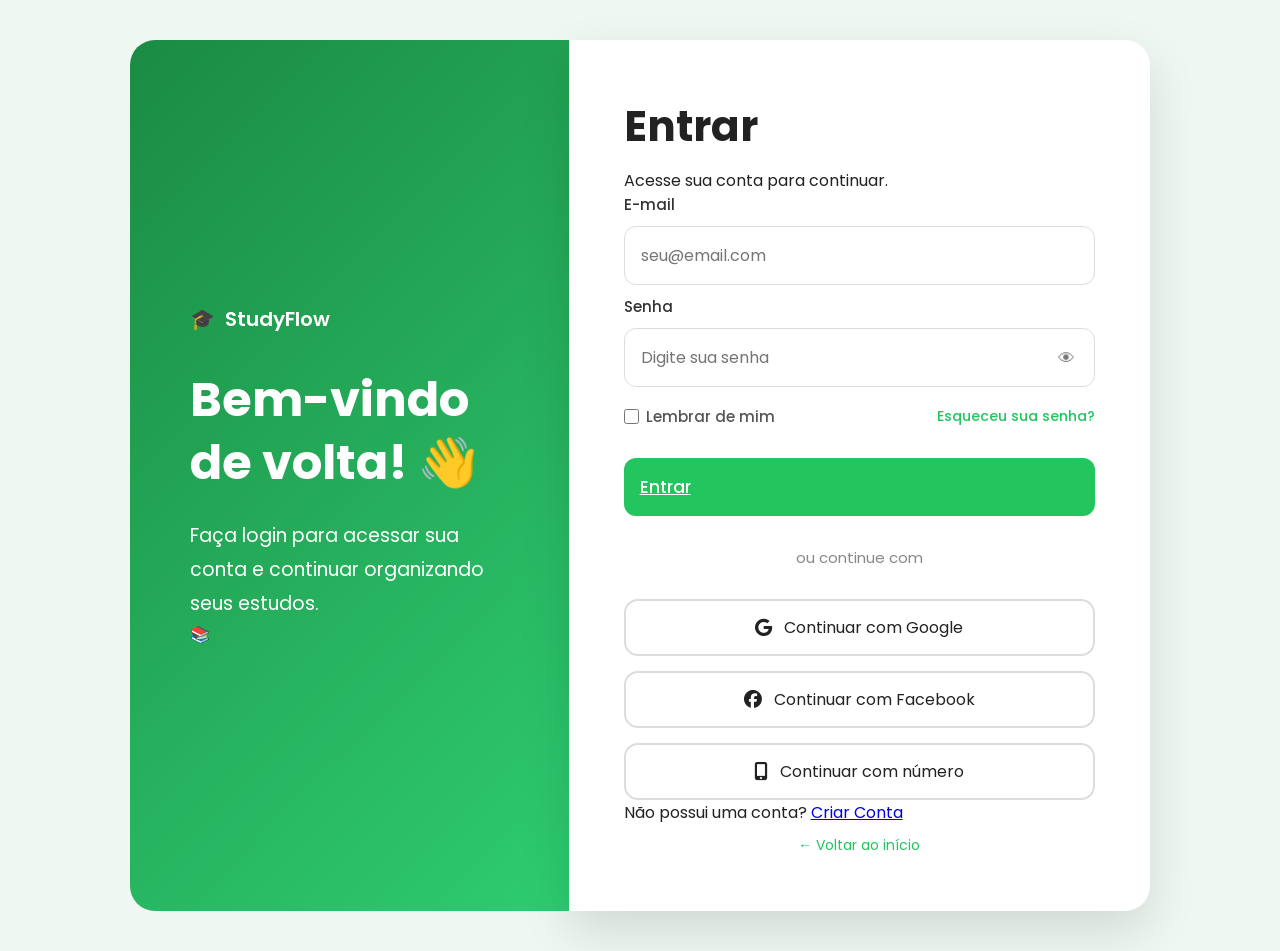
<file: index.html>
<!DOCTYPE html>
<html lang="pt-BR">

<head>
    <meta charset="UTF-8">
    <meta name="viewport" content="width=device-width, initial-scale=1.0">

    <title>Entrar | StudyFlow</title>

    <link rel="icon" type="image/png" href="favicon.png">

    <link rel="stylesheet" href="style.css">

    <link rel="preconnect" href="https://fonts.googleapis.com">
    <link href="https://fonts.googleapis.com/css2?family=Poppins:wght@300;400;500;600;700&display=swap" rel="stylesheet">

    <link rel="stylesheet"
    href="https://cdnjs.cloudflare.com/ajax/libs/font-awesome/6.5.1/css/all.min.css">
</head>

<body class="login-page">

    <div class="login-container">

        <!-- PAINEL VERDE -->

        <div class="login-left">

            <div class="logo-login">
                🎓 <span>StudyFlow</span>
            </div>

            <h1>Bem-vindo<br>de volta! 👋</h1>

            <p>
                Faça login para acessar sua conta
                e continuar organizando seus estudos.
            </p>

            <div class="login-decoration">
                📚
            </div>

        </div>


        <!-- FORMULÁRIO -->

        <div class="login-right">

            <h2>Entrar</h2>

            <p class="subtitulo">
                Acesse sua conta para continuar.
            </p>

            <form id="loginForm">

                <label for="email">E-mail</label>

                <input
                    type="email"
                    id="email"
                    placeholder="seu@email.com"
                    required
                >


                <label for="senha">Senha</label>

                <div class="senha-box">

                    <input
                        type="password"
                        id="senha"
                        placeholder="Digite sua senha"
                        required
                    >

                    <button type="button" class="mostrar-senha" onclick="mostrarSenha()">
                        👁
                    </button>

                </div>


                <div class="opcoes-login">

                    <label class="lembrar">
                        <input type="checkbox">
                        <span>Lembrar de mim</span>
                    </label>

                    <a href="#" onclick="alert('A recuperação de senha será adicionada depois!')">
                        Esqueceu sua senha?
                    </a>

                </div>


                <a href="dashboard.html" class="btn-login">
    Entrar
</a>
            </form>


            <div class="linha-ou">
                <span>ou continue com</span>
            </div>


            <!-- LOGIN SOCIAL -->

            <div class="social-login">

                <button class="btn-social" onclick="loginGoogle()">
                    <i class="fa-brands fa-google"></i>
                    <span>Continuar com Google</span>
                </button>

                <button class="btn-social" onclick="loginFacebook()">
                    <i class="fa-brands fa-facebook"></i>
                    <span>Continuar com Facebook</span>
                </button>

                <button class="btn-social" onclick="loginNumero()">
                    <i class="fa-solid fa-mobile-screen-button"></i>
                    <span>Continuar com número</span>
                </button>

            </div>


            <p class="criar-conta">
                Não possui uma conta?
                <a href="cadastro.html">Criar Conta</a>
            </p>

            <a href="index.html" class="voltar">
                ← Voltar ao início
            </a>

        </div>

    </div>


    <script src="script.js"></script>

</body>
</html>
</file>
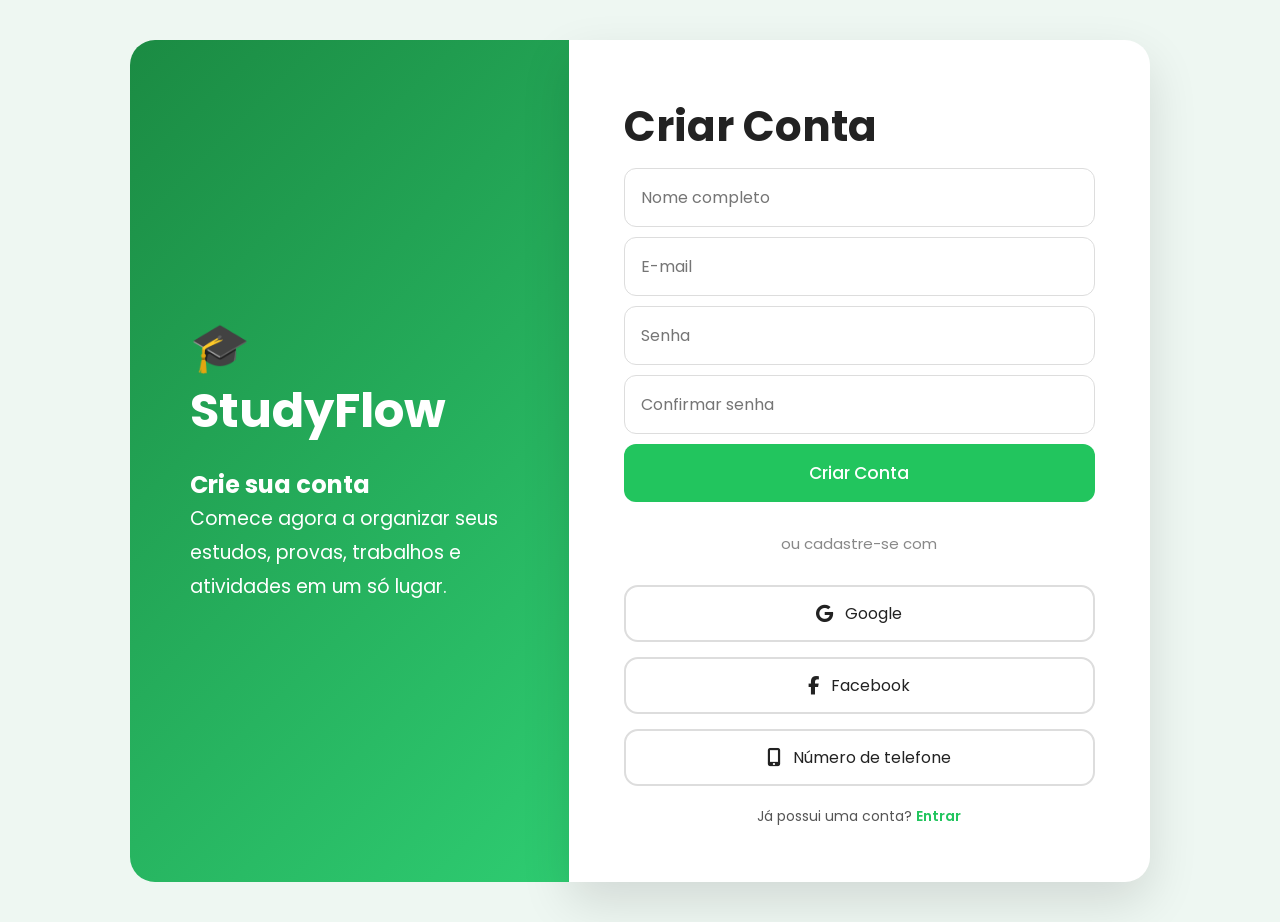
<file: cadastro.html>
<!DOCTYPE html>
<html lang="pt-BR">

<head>

<meta charset="UTF-8">
<meta name="viewport" content="width=device-width, initial-scale=1.0">

<title>Criar Conta | StudyFlow</title>

<link rel="icon" type="image/png" href="favicon.png">

<link rel="stylesheet" href="style.css">

<link rel="preconnect" href="https://fonts.googleapis.com">
<link rel="preconnect" href="https://fonts.gstatic.com" crossorigin>

<link href="https://fonts.googleapis.com/css2?family=Poppins:wght@300;400;500;600;700&display=swap" rel="stylesheet">

<link rel="stylesheet"
href="https://cdnjs.cloudflare.com/ajax/libs/font-awesome/6.5.1/css/all.min.css">

</head>

<body class="login-page">

<div class="login-container">

<div class="login-left">

<h1>🎓 StudyFlow</h1>

<h2>Crie sua conta</h2>

<p>

Comece agora a organizar seus estudos, provas,
trabalhos e atividades em um só lugar.

</p>

</div>

<div class="login-right">

<h2>Criar Conta</h2>

<form action="dashboard.html">

<input type="text" placeholder="Nome completo" required>

<input type="email" placeholder="E-mail" required>

<input type="password" placeholder="Senha" required>

<input type="password" placeholder="Confirmar senha" required>

<button type="submit" class="btn-login">

Criar Conta

</button>

</form>

<div class="linha-ou">

<span>ou cadastre-se com</span>

</div>

<div class="social-login">

<button class="btn-social">

<i class="fab fa-google"></i>

Google

</button>

<button class="btn-social">

<i class="fab fa-facebook-f"></i>

Facebook

</button>

<button class="btn-social">

<i class="fas fa-mobile-alt"></i>

Número de telefone

</button>

</div>

<p class="criar">

Já possui uma conta?

<a href="login.html">

Entrar

</a>

</p>

</div>

</div>

</body>

</html>
</file>
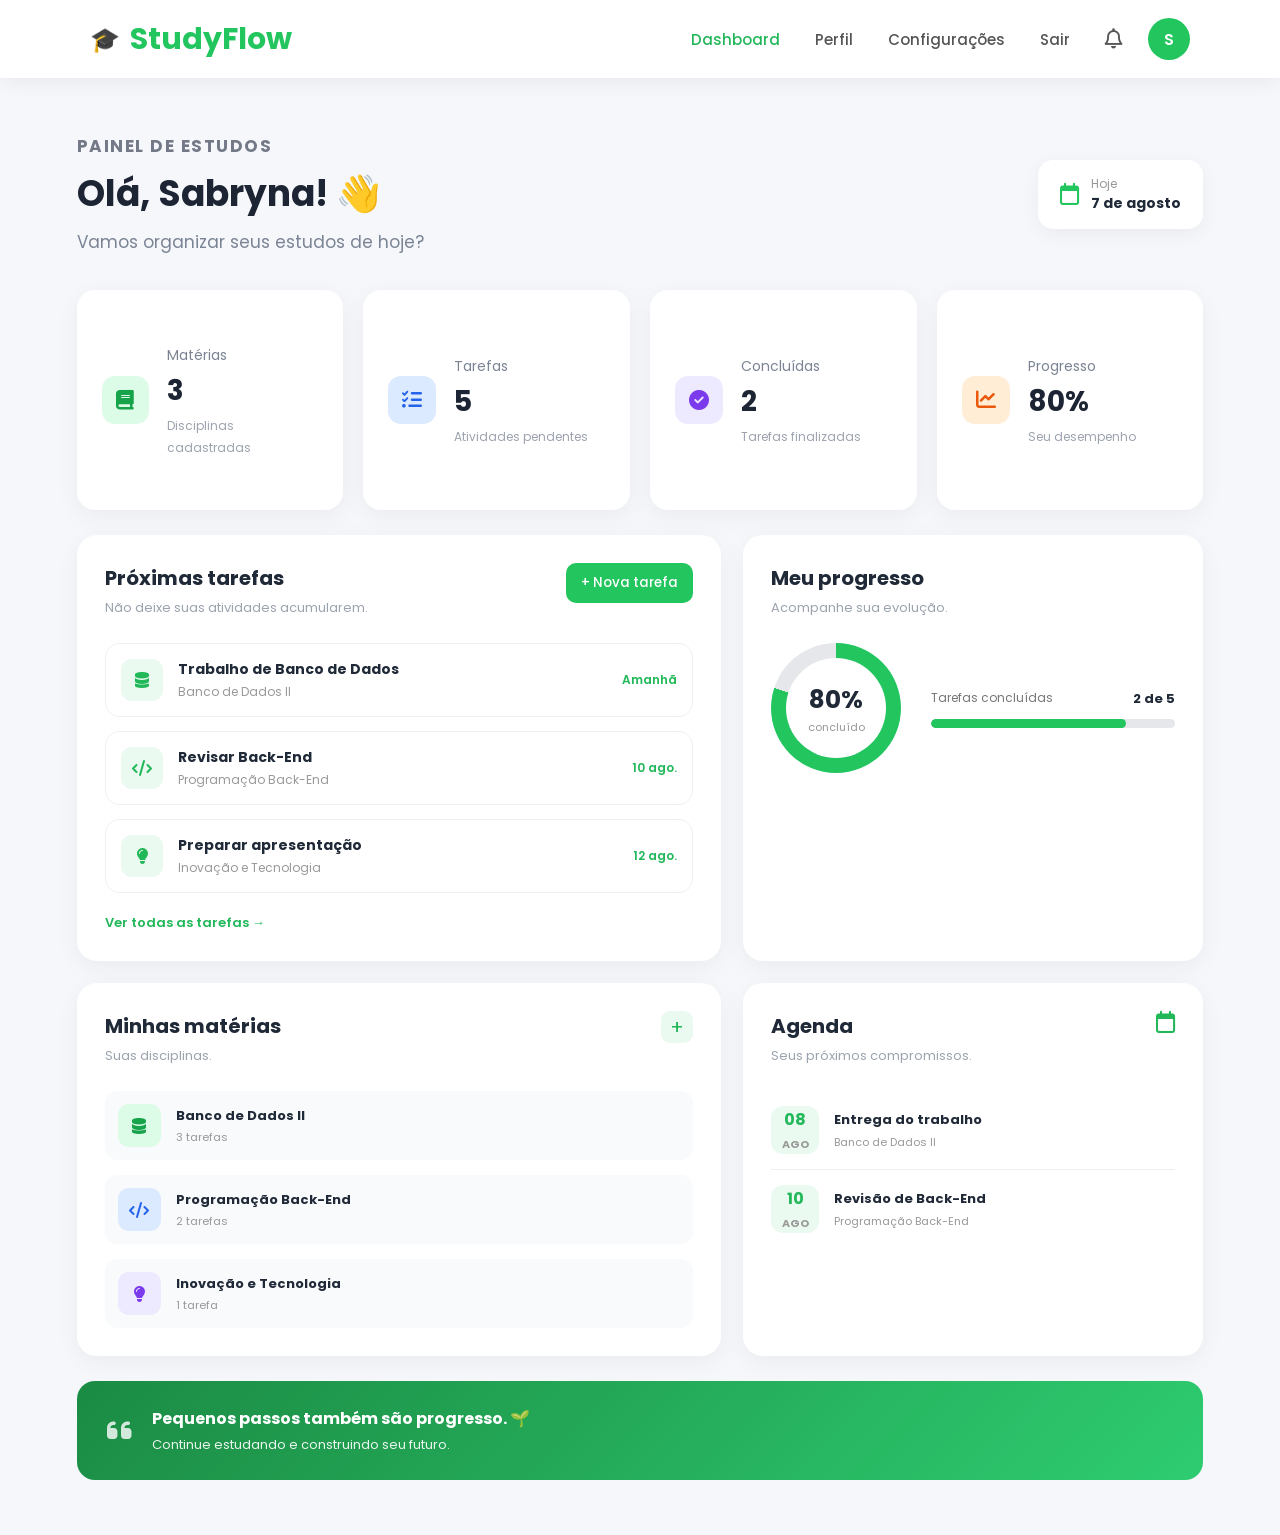
<file: dashboard.html>
<!DOCTYPE html>
<html lang="pt-BR">

<head>

<meta charset="UTF-8">
<meta name="viewport" content="width=device-width, initial-scale=1.0">

<title>Dashboard | StudyFlow</title>

<link rel="icon" type="image/png" href="favicon.png">

<link rel="stylesheet" href="style.css">

<link rel="preconnect" href="https://fonts.googleapis.com">

<link
href="https://fonts.googleapis.com/css2?family=Poppins:wght@300;400;500;600;700&display=swap"
rel="stylesheet">

<link
rel="stylesheet"
href="https://cdnjs.cloudflare.com/ajax/libs/font-awesome/6.5.1/css/all.min.css">

</head>


<body class="dashboard-page">


<!-- ================= HEADER ================= -->

<header class="topo">

    <div class="logo">

        🎓

        <span>StudyFlow</span>

    </div>


    <nav>

        <a href="dashboard.html" class="ativo">
            Dashboard
        </a>

        <a href="perfil.html">
            Perfil
        </a>

        <a href="#">
            Configurações
        </a>

        <a href="index.html">
            Sair
        </a>

    </nav>


    <div class="usuario">

        <i class="fa-regular fa-bell"></i>

        <div class="avatar-dashboard">
            S
        </div>

    </div>

</header>



<!-- ================= CONTEÚDO ================= -->

<main class="dashboard">


    <!-- BOAS-VINDAS -->

    <section class="boas-vindas">

        <div>

            <p class="pequeno-titulo">
                PAINEL DE ESTUDOS
            </p>

            <h1>
                Olá, Sabryna! 👋
            </h1>

            <p>
                Vamos organizar seus estudos de hoje?
            </p>

        </div>


        <div class="data-hoje">

            <i class="fa-regular fa-calendar"></i>

            <div>

                <span>Hoje</span>

                <strong>7 de agosto</strong>

            </div>

        </div>

    </section>



    <!-- ================= RESUMO ================= -->

    <section class="cards-dashboard">


        <div class="card-dashboard">

            <div class="icone-card verde">

                <i class="fa-solid fa-book"></i>

            </div>

            <div>

                <span>Matérias</span>

                <h2>3</h2>

                <p>
                    Disciplinas cadastradas
                </p>

            </div>

        </div>



        <div class="card-dashboard">

            <div class="icone-card azul">

                <i class="fa-solid fa-list-check"></i>

            </div>

            <div>

                <span>Tarefas</span>

                <h2>5</h2>

                <p>
                    Atividades pendentes
                </p>

            </div>

        </div>



        <div class="card-dashboard">

            <div class="icone-card roxo">

                <i class="fa-solid fa-circle-check"></i>

            </div>

            <div>

                <span>Concluídas</span>

                <h2>2</h2>

                <p>
                    Tarefas finalizadas
                </p>

            </div>

        </div>



        <div class="card-dashboard">

            <div class="icone-card laranja">

                <i class="fa-solid fa-chart-line"></i>

            </div>

            <div>

                <span>Progresso</span>

                <h2>80%</h2>

                <p>
                    Seu desempenho
                </p>

            </div>

        </div>


    </section>



    <!-- ================= ÁREA PRINCIPAL ================= -->

    <section class="dashboard-grid">


        <!-- TAREFAS -->

        <div class="dashboard-box tarefas-box">

            <div class="box-header">

                <div>

                    <h2>
                        Próximas tarefas
                    </h2>

                    <p>
                        Não deixe suas atividades acumularem.
                    </p>

                </div>


                <button class="btn-pequeno">
                    + Nova tarefa
                </button>

            </div>



            <div class="lista-tarefas">


                <div class="tarefa">

                    <div class="tarefa-icone">
                        <i class="fa-solid fa-database"></i>
                    </div>

                    <div class="tarefa-info">

                        <strong>
                            Trabalho de Banco de Dados
                        </strong>

                        <span>
                            Banco de Dados II
                        </span>

                    </div>

                    <div class="prazo">
                        Amanhã
                    </div>

                </div>



                <div class="tarefa">

                    <div class="tarefa-icone">
                        <i class="fa-solid fa-code"></i>
                    </div>

                    <div class="tarefa-info">

                        <strong>
                            Revisar Back-End
                        </strong>

                        <span>
                            Programação Back-End
                        </span>

                    </div>

                    <div class="prazo">
                        10 ago.
                    </div>

                </div>



                <div class="tarefa">

                    <div class="tarefa-icone">
                        <i class="fa-solid fa-lightbulb"></i>
                    </div>

                    <div class="tarefa-info">

                        <strong>
                            Preparar apresentação
                        </strong>

                        <span>
                            Inovação e Tecnologia
                        </span>

                    </div>

                    <div class="prazo">
                        12 ago.
                    </div>

                </div>


            </div>


            <a href="#" class="ver-todas">
                Ver todas as tarefas →
            </a>

        </div>



        <!-- PROGRESSO -->

        <div class="dashboard-box progresso-box">

            <div class="box-header">

                <div>

                    <h2>
                        Meu progresso
                    </h2>

                    <p>
                        Acompanhe sua evolução.
                    </p>

                </div>

            </div>


            <div class="progresso-centro">

                <div class="circulo-progresso">

                    <strong>
                        80%
                    </strong>

                    <span>
                        concluído
                    </span>

                </div>


                <div class="progresso-texto">

                    <div>

                        <span>
                            Tarefas concluídas
                        </span>

                        <strong>
                            2 de 5
                        </strong>

                    </div>


                    <div class="barra-dashboard">

                        <div class="barra-preenchida"></div>

                    </div>

                </div>

            </div>

        </div>



        <!-- MATÉRIAS -->

        <div class="dashboard-box materias-box">

            <div class="box-header">

                <div>

                    <h2>
                        Minhas matérias
                    </h2>

                    <p>
                        Suas disciplinas.
                    </p>

                </div>

                <button class="mais">
                    +
                </button>

            </div>


            <div class="materias-lista">


                <div class="materia">

                    <div class="materia-icon verde-icon">
                        <i class="fa-solid fa-database"></i>
                    </div>

                    <div>

                        <strong>
                            Banco de Dados II
                        </strong>

                        <span>
                            3 tarefas
                        </span>

                    </div>

                </div>



                <div class="materia">

                    <div class="materia-icon azul-icon">
                        <i class="fa-solid fa-code"></i>
                    </div>

                    <div>

                        <strong>
                            Programação Back-End
                        </strong>

                        <span>
                            2 tarefas
                        </span>

                    </div>

                </div>



                <div class="materia">

                    <div class="materia-icon roxo-icon">
                        <i class="fa-solid fa-lightbulb"></i>
                    </div>

                    <div>

                        <strong>
                            Inovação e Tecnologia
                        </strong>

                        <span>
                            1 tarefa
                        </span>

                    </div>

                </div>


            </div>

        </div>



        <!-- AGENDA -->

        <div class="dashboard-box agenda-box">

            <div class="box-header">

                <div>

                    <h2>
                        Agenda
                    </h2>

                    <p>
                        Seus próximos compromissos.
                    </p>

                </div>

                <i class="fa-regular fa-calendar agenda-icon"></i>

            </div>


            <div class="agenda-item">

                <div class="dia">
                    08
                    <span>AGO</span>
                </div>

                <div>

                    <strong>
                        Entrega do trabalho
                    </strong>

                    <span>
                        Banco de Dados II
                    </span>

                </div>

            </div>


            <div class="agenda-item">

                <div class="dia">
                    10
                    <span>AGO</span>
                </div>

                <div>

                    <strong>
                        Revisão de Back-End
                    </strong>

                    <span>
                        Programação Back-End
                    </span>

                </div>

            </div>


        </div>


    </section>



    <!-- ================= FRASE ================= -->

    <section class="frase-estudo">

        <i class="fa-solid fa-quote-left"></i>

        <div>

            <strong>
                Pequenos passos também são progresso. 🌱
            </strong>

            <p>
                Continue estudando e construindo seu futuro.
            </p>

        </div>

    </section>


</main>


</body>

</html>
</file>
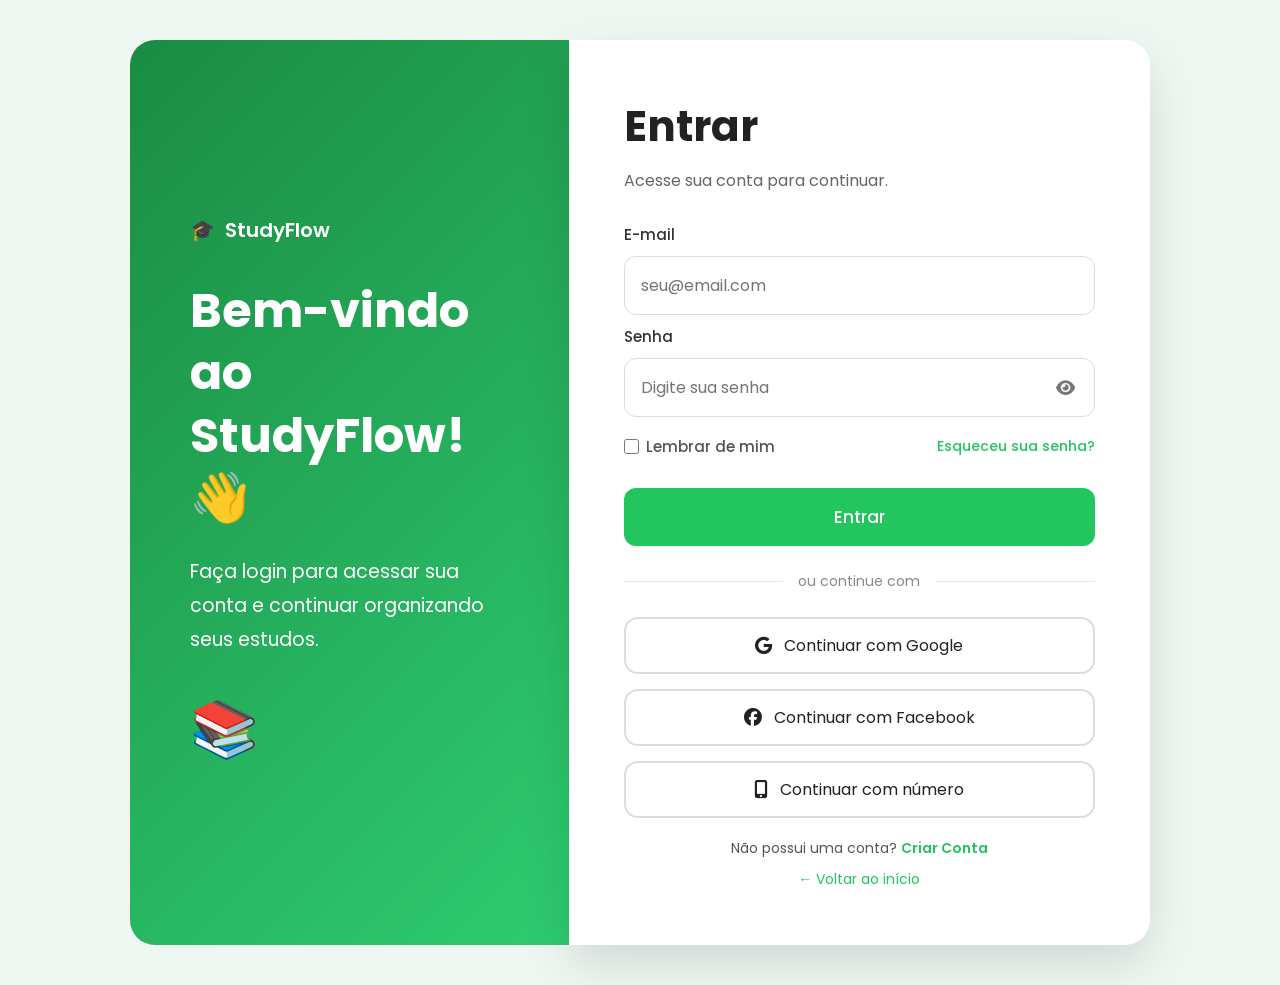
<file: login.html>
<!DOCTYPE html>
<html lang="pt-BR">

<head>

<meta charset="UTF-8">
<meta name="viewport" content="width=device-width, initial-scale=1.0">

<title>Entrar | StudyFlow</title>

<link rel="icon" type="image/png" href="favicon.png">

<link rel="stylesheet" href="style.css">

<link rel="preconnect" href="https://fonts.googleapis.com">
<link rel="preconnect" href="https://fonts.gstatic.com" crossorigin>

<link href="https://fonts.googleapis.com/css2?family=Poppins:wght@300;400;500;600;700&display=swap" rel="stylesheet">

<link rel="stylesheet"
href="https://cdnjs.cloudflare.com/ajax/libs/font-awesome/6.5.1/css/all.min.css">

</head>


<body class="login-page">


<div class="login-container">


    <!-- PAINEL VERDE -->

    <div class="login-left">

        <div class="logo-login">
            🎓 <span>StudyFlow</span>
        </div>

        <h1>
            Bem-vindo<br>
            ao StudyFlow! 👋
        </h1>

        <p>
            Faça login para acessar sua conta
            e continuar organizando seus estudos.
        </p>

        <div class="login-ilustracao">
            📚
        </div>

    </div>



    <!-- FORMULÁRIO -->

    <div class="login-right">

        <h2>Entrar</h2>

        <p class="login-subtitulo">
            Acesse sua conta para continuar.
        </p>


        <form id="loginForm">


            <label for="email">
                E-mail
            </label>

            <input
                type="email"
                id="email"
                name="email"
                placeholder="seu@email.com"
                required
            >


            <label for="senha">
                Senha
            </label>


            <div class="senha-box">

                <input
                    type="password"
                    id="senha"
                    name="senha"
                    placeholder="Digite sua senha"
                    required
                >

                <button
                    type="button"
                    class="mostrar-senha"
                    onclick="mostrarSenha()"
                    aria-label="Mostrar senha"
                >

                    <i class="fa-solid fa-eye"></i>

                </button>

            </div>


            <div class="opcoes-login">

                <label class="lembrar">

                    <input
                        type="checkbox"
                        name="lembrar"
                    >

                    <span>
                        Lembrar de mim
                    </span>

                </label>


                <a
                    href="#"
                    onclick="esqueciSenha(); return false;"
                >
                    Esqueceu sua senha?
                </a>

            </div>

<button
    type="button"
    class="btn-login"
    onclick="window.location.href='dashboard.html'"
>
    Entrar
</button>


        </form>



        <!-- DIVISOR -->

        <div class="linha">

            <span>
                ou continue com
            </span>

        </div>



        <!-- LOGIN SOCIAL -->

        <div class="social-login">


            <button
                type="button"
                class="btn-social"
                onclick="loginGoogle()"
            >

                <i class="fa-brands fa-google"></i>

                <span>
                    Continuar com Google
                </span>

            </button>


            <button
                type="button"
                class="btn-social"
                onclick="loginFacebook()"
            >

                <i class="fa-brands fa-facebook"></i>

                <span>
                    Continuar com Facebook
                </span>

            </button>


            <button
                type="button"
                class="btn-social"
                onclick="loginNumero()"
            >

                <i class="fa-solid fa-mobile-screen-button"></i>

                <span>
                    Continuar com número
                </span>

            </button>


        </div>



        <p class="criar">

            Não possui uma conta?

            <a href="cadastro.html">
                Criar Conta
            </a>

        </p>


        <a
            href="index.html"
            class="voltar"
        >
            ← Voltar ao início
        </a>


    </div>


</div>



<script>


/* MOSTRAR SENHA */

function mostrarSenha(){

    const senha = document.getElementById("senha");

    const icone = document.querySelector(".mostrar-senha i");


    if(senha.type === "password"){

        senha.type = "text";

        icone.classList.remove("fa-eye");

        icone.classList.add("fa-eye-slash");

    }

    else{

        senha.type = "password";

        icone.classList.remove("fa-eye-slash");

        icone.classList.add("fa-eye");

    }

}



/* ESQUECI A SENHA */

function esqueciSenha(){

    alert(
        "A recuperação de senha será adicionada em breve!"
    );

}



/* GOOGLE */

function loginGoogle(){

    alert(
        "O login com Google será configurado em breve!"
    );

}



/* FACEBOOK */

function loginFacebook(){

    alert(
        "O login com Facebook será configurado em breve!"
    );

}



/* NÚMERO */

function loginNumero(){

    alert(
        "O login com número será configurado em breve!"
    );

}



/* BOTÃO ENTRAR */

document
.getElementById("loginForm")
.addEventListener("submit", function(event){

    event.preventDefault();

    window.location.href = "dashboard.html";

});


</script>


</body>

</html>
</file>
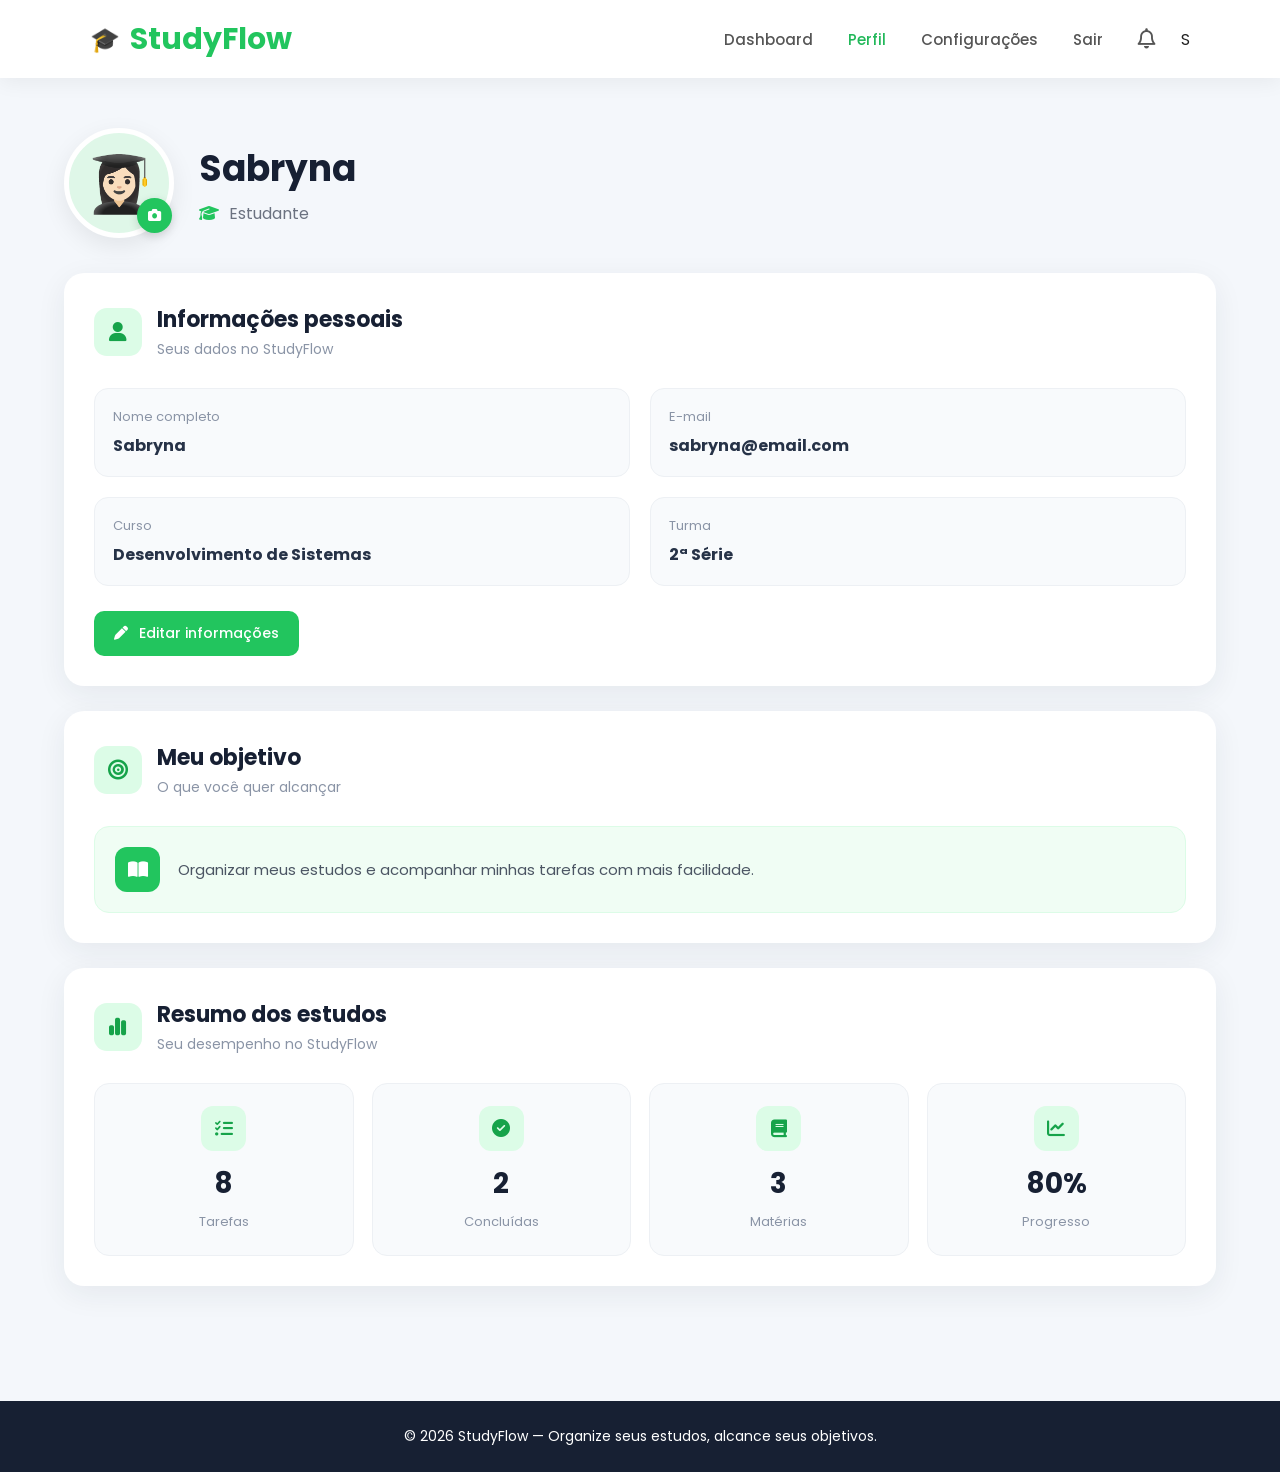
<file: perfil.html>
<!DOCTYPE html>
<html lang="pt-BR">

<head>

    <meta charset="UTF-8">
    <meta name="viewport" content="width=device-width, initial-scale=1.0">

    <title>Perfil | StudyFlow</title>

    <link rel="icon" type="image/png" href="favicon.png">

    <link rel="stylesheet" href="style.css">

    <link rel="preconnect" href="https://fonts.googleapis.com">

    <link
        href="https://fonts.googleapis.com/css2?family=Poppins:wght@300;400;500;600;700&display=swap"
        rel="stylesheet"
    >

    <link
        rel="stylesheet"
        href="https://cdnjs.cloudflare.com/ajax/libs/font-awesome/6.5.1/css/all.min.css"
    >

</head>


<body class="pagina-perfil">


<!-- ================= CABEÇALHO ================= -->

<header class="topo">

    <div class="logo">

        🎓 <span>StudyFlow</span>

    </div>


    <nav>

        <a href="dashboard.html">
            Dashboard
        </a>

        <a href="perfil.html" class="ativo">
            Perfil
        </a>

        <a href="#">
            Configurações
        </a>

        <a href="index.html">
            Sair
        </a>

    </nav>


    <div class="usuario">

        <i class="fa-regular fa-bell"></i>

        <div class="usuario-avatar">
            S
        </div>

    </div>

</header>



<!-- ================= CONTEÚDO ================= -->

<main class="perfil-container">


    <!-- CABEÇALHO DO PERFIL -->

    <section class="perfil-topo">

        <div class="perfil-avatar">

            <span>👩🏻‍🎓</span>

            <button class="botao-camera">

                <i class="fa-solid fa-camera"></i>

            </button>

        </div>


        <div class="perfil-identificacao">

            <h1>Sabryna</h1>

            <p>

                <i class="fa-solid fa-graduation-cap"></i>

                Estudante

            </p>

        </div>

    </section>



    <!-- ================= INFORMAÇÕES ================= -->

    <section class="perfil-card">

        <div class="perfil-card-titulo">

            <div class="icone-card">

                <i class="fa-solid fa-user"></i>

            </div>

            <div>

                <h2>Informações pessoais</h2>

                <p>
                    Seus dados no StudyFlow
                </p>

            </div>

        </div>


        <div class="informacoes-grid">


            <div class="info-item">

                <span>Nome completo</span>

                <strong>Sabryna</strong>

            </div>


            <div class="info-item">

                <span>E-mail</span>

                <strong>sabryna@email.com</strong>

            </div>


            <div class="info-item">

                <span>Curso</span>

                <strong>Desenvolvimento de Sistemas</strong>

            </div>


            <div class="info-item">

                <span>Turma</span>

                <strong>2ª Série</strong>

            </div>


        </div>


        <button class="btn-editar">

            <i class="fa-solid fa-pen"></i>

            Editar informações

        </button>

    </section>



    <!-- ================= OBJETIVO ================= -->

    <section class="perfil-card">

        <div class="perfil-card-titulo">

            <div class="icone-card">

                <i class="fa-solid fa-bullseye"></i>

            </div>

            <div>

                <h2>Meu objetivo</h2>

                <p>
                    O que você quer alcançar
                </p>

            </div>

        </div>


        <div class="objetivo-box">

            <i class="fa-solid fa-book-open"></i>

            <p>

                Organizar meus estudos e acompanhar
                minhas tarefas com mais facilidade.

            </p>

        </div>

    </section>



    <!-- ================= ESTATÍSTICAS ================= -->

    <section class="perfil-card">

        <div class="perfil-card-titulo">

            <div class="icone-card">

                <i class="fa-solid fa-chart-simple"></i>

            </div>

            <div>

                <h2>Resumo dos estudos</h2>

                <p>
                    Seu desempenho no StudyFlow
                </p>

            </div>

        </div>


        <div class="estatisticas">


            <div class="estatistica">

                <div class="estatistica-icone">

                    <i class="fa-solid fa-list-check"></i>

                </div>

                <strong>8</strong>

                <span>Tarefas</span>

            </div>


            <div class="estatistica">

                <div class="estatistica-icone">

                    <i class="fa-solid fa-circle-check"></i>

                </div>

                <strong>2</strong>

                <span>Concluídas</span>

            </div>


            <div class="estatistica">

                <div class="estatistica-icone">

                    <i class="fa-solid fa-book"></i>

                </div>

                <strong>3</strong>

                <span>Matérias</span>

            </div>


            <div class="estatistica">

                <div class="estatistica-icone">

                    <i class="fa-solid fa-chart-line"></i>

                </div>

                <strong>80%</strong>

                <span>Progresso</span>

            </div>


        </div>

    </section>


</main>



<!-- ================= RODAPÉ ================= -->

<footer class="rodape">

    © 2026 StudyFlow — Organize seus estudos, alcance seus objetivos.

</footer>


</body>

</html>
</file>
<file: style.css>
/* ===========================
   RESET
=========================== */

*{
    margin:0;
    padding:0;
    box-sizing:border-box;
    font-family:'Poppins',sans-serif;
}

html{
    scroll-behavior:smooth;
}

body{
    background:#f5f7fb;
    color:#222;
}

/* ===========================
   HEADER
=========================== */

header{
    position:fixed;
    top:0;
    left:0;
    width:100%;
    padding:20px 8%;
    display:flex;
    justify-content:space-between;
    align-items:center;
    background:#ffffff;
    box-shadow:0 5px 20px rgba(0,0,0,.08);
    z-index:999;
}

.logo{
    display:flex;
    align-items:center;
    gap:12px;
    font-size:38px;
}

.logo span{
    font-size:30px;
    font-weight:700;
    color:#22c55e;
}

nav{
    display:flex;
    gap:30px;
    align-items:center;
}

nav a{
    text-decoration:none;
    color:#333;
    font-weight:500;
    transition:.3s;
}

nav a:hover{
    color:#22c55e;
}

.btn-menu{
    background:#22c55e;
    color:#fff !important;
    padding:13px 25px;
    border-radius:12px;
}

.btn-menu:hover{
    background:#16a34a;
}

/* ===========================
   HERO
=========================== */

.hero{
    margin-top:120px;
    padding:70px 8%;
    display:flex;
    align-items:center;
    justify-content:space-between;
    gap:70px;
}

.hero-texto{
    flex:1;
}

.tag{
    display:inline-block;
    color:#22c55e;
    font-weight:600;
    margin-bottom:20px;
}

.hero h1{
    font-size:58px;
    line-height:1.2;
    color:#1d2433;
    margin-bottom:25px;
}

.hero p{
    color:#666;
    font-size:20px;
    line-height:1.8;
    margin-bottom:40px;
}

.hero-imagem{
    flex:1;
    display:flex;
    justify-content:center;
}

.hero-imagem img{
    width:100%;
    max-width:550px;
    border-radius:25px;
    box-shadow:0 20px 40px rgba(0,0,0,.12);
}

/* ===========================
   BOTÕES
=========================== */

.botoes{
    display:flex;
    gap:20px;
}

.btn-verde{
    background:#22c55e;
    color:#fff;
    border:none;
    padding:16px 35px;
    border-radius:14px;
    font-size:18px;
    cursor:pointer;
    transition:.3s;
}

.btn-verde:hover{
    transform:translateY(-4px);
    background:#16a34a;
}

.btn-branco{
    background:#fff;
    color:#333;
    border:2px solid #ddd;
    padding:16px 35px;
    border-radius:14px;
    font-size:18px;
    cursor:pointer;
    transition:.3s;
}

.btn-branco:hover{
    border-color:#22c55e;
     color:#22c55e;
}

/* ===========================
   RECURSOS
=========================== */

.recursos{
    padding:100px 8%;
    background:#ffffff;
}

.recursos h2{
    text-align:center;
    font-size:42px;
    color:#1d2433;
    margin-bottom:60px;
}

.cards{
    display:flex;
    justify-content:center;
    flex-wrap:wrap;
    gap:30px;
}

.card{
    background:#ffffff;
    width:320px;
    padding:35px;
    border-radius:20px;
    box-shadow:0 12px 30px rgba(0,0,0,.08);
    transition:.3s;
    text-align:center;
}

.card:hover{
    transform:translateY(-10px);
}

.icone{
    font-size:50px;
    margin-bottom:20px;
}

.card h3{
    color:#1d2433;
    font-size:24px;
    margin-bottom:15px;
}

.card p{
    color:#666;
    line-height:1.7;
    font-size:17px;
}

/* ===========================
   SOBRE
=========================== */

.sobre{
    padding:100px 8%;
    background:#eef7f1;
    text-align:center;
}

.sobre h2{
    font-size:42px;
    color:#1d2433;
    margin-bottom:30px;
}

.sobre p{
    max-width:900px;
    margin:auto;
    color:#555;
    line-height:1.9;
    font-size:19px;
}

/* ===========================
   FOOTER
=========================== */

footer{
    background:#1d2433;
    color:#ffffff;
    text-align:center;
    padding:30px;
    font-size:17px;
}

footer p{
    letter-spacing:.5px;
}
 /* ===========================
   LOGIN E CADASTRO
=========================== */

.login-page{
    background:#eef7f2;
}


/* CONTAINER */

.login-container{
    width:100%;
    max-width:1100px;
    min-height:620px;
    margin:auto;
    display:flex;
    justify-content:center;
    align-items:stretch;
    padding:40px;
}


/* ===========================
   PAINEL VERDE
=========================== */

.login-left{
    width:43%;
    min-height:620px;
    background:linear-gradient(135deg,#1b8b43,#2ecc71);
    color:white;
    display:flex;
    flex-direction:column;
    justify-content:center;
    padding:60px;
    border-radius:25px 0 0 25px;
}


.logo-login{
    display:flex;
    align-items:center;
    gap:10px;
    font-size:20px;
    margin-bottom:35px;
}


.logo-login span{
    font-weight:600;
}


.login-left h1{
    font-size:48px;
    line-height:1.3;
    margin-bottom:25px;
}


.login-left p{
    font-size:19px;
    line-height:1.8;
    max-width:400px;
}


.login-ilustracao{
    font-size:55px;
    margin-top:30px;
}


/* ===========================
   ÁREA DO FORMULÁRIO
=========================== */

.login-right{
    width:57%;
    min-height:620px;
    background:white;
    padding:55px;
    border-radius:0 25px 25px 0;
    box-shadow:0 20px 50px rgba(0,0,0,.12);
}


.login-right h2{
    font-size:42px;
    margin-bottom:10px;
    color:#222;
}


.login-subtitulo{
    color:#666;
    margin-bottom:30px;
    font-size:16px;
}


/* ===========================
   FORMULÁRIO
=========================== */

.login-right form{
    display:flex;
    flex-direction:column;
    gap:10px;
}


.login-right form label{
    color:#333;
    font-size:15px;
    font-weight:500;
}


.login-right input{
    width:100%;
    padding:16px;
    border:1px solid #ddd;
    border-radius:12px;
    font-size:16px;
    transition:.3s;
}


.login-right input:focus{
    outline:none;
    border-color:#22c55e;
    box-shadow:0 0 0 3px rgba(34,197,94,.12);
}


/* ===========================
   SENHA
=========================== */

.senha-box{
    position:relative;
    width:100%;
}


.senha-box input{
    padding-right:50px;
}


.mostrar-senha{
    position:absolute;
    right:15px;
    top:50%;
    transform:translateY(-50%);
    border:none;
    background:none;
    color:#777;
    cursor:pointer;
    font-size:17px;
    padding:5px;
}


.mostrar-senha:hover{
    color:#22c55e;
}


/* ===========================
   OPÇÕES DO LOGIN
=========================== */

.opcoes-login{
    display:flex;
    justify-content:space-between;
    align-items:center;
    margin:8px 0 20px;
    font-size:14px;
}


.lembrar{
    display:flex;
    align-items:center;
    gap:7px;
    cursor:pointer;
}


.lembrar input{
    width:15px;
    height:15px;
    accent-color:#22c55e;
}


.lembrar span{
    color:#555;
}


.opcoes-login a{
    color:#22c55e;
    text-decoration:none;
    font-weight:500;
}


.opcoes-login a:hover{
    text-decoration:underline;
}


/* ===========================
   BOTÃO ENTRAR
=========================== */

.btn-login{
    width:100%;
    background:#22c55e;
    color:white;
    border:none;
    padding:16px;
    border-radius:12px;
    font-size:17px;
    font-weight:500;
    cursor:pointer;
    transition:.3s;
}


.btn-login:hover{
    background:#18a64d;
    transform:translateY(-2px);
}


/* ===========================
   DIVISOR
=========================== */

.linha{
    display:flex;
    align-items:center;
    justify-content:center;
    gap:15px;
    margin:25px 0;
    color:#888;
    font-size:14px;
}


.linha::before,
.linha::after{
    content:"";
    height:1px;
    background:#e5e5e5;
    flex:1;
}


/* ===========================
   LOGIN SOCIAL
=========================== */

.social-login{
    display:flex;
    flex-direction:column;
    gap:12px;
}


.btn-social{
    width:100%;
    background:#fff;
    color:#222;
    border:1px solid #ddd;
    border-radius:12px;
    padding:14px;
    font-size:15px;
    display:flex;
    align-items:center;
    justify-content:center;
    gap:12px;
    cursor:pointer;
    transition:.3s;
}


.btn-social i{
    font-size:18px;
}


.btn-social:hover{
    background:#f8f8f8;
    border-color:#22c55e;
    transform:translateY(-2px);
}


/* ===========================
   CRIAR CONTA
=========================== */

.criar{
    text-align:center;
    margin-top:20px;
    color:#555;
    font-size:14px;
}


.criar a{
    color:#22c55e;
    text-decoration:none;
    font-weight:600;
}


.criar a:hover{
    text-decoration:underline;
}


.voltar{
    display:block;
    text-align:center;
    margin-top:10px;
    color:#22c55e;
    text-decoration:none;
    font-size:14px;
}


.voltar:hover{
    text-decoration:underline;
}


/* ===========================
   RESPONSIVO
=========================== */

@media(max-width:800px){

    .login-container{
        flex-direction:column;
        padding:20px;
    }

    .login-left,
    .login-right{
        width:100%;
        min-height:auto;
    }

    .login-left{
        border-radius:25px 25px 0 0;
        padding:40px;
    }

    .login-right{
        border-radius:0 0 25px 25px;
        padding:40px;
    }

    .login-left h1{
        font-size:38px;
    }

}
/* ===========================
   DASHBOARD
=========================== */

.dashboard{
    margin-top:120px;
    padding:60px 8%;
}

.dashboard h1{
    font-size:42px;
    color:#1d2433;
    margin-bottom:10px;
}

.dashboard > p{
    color:#666;
    margin-bottom:40px;
    font-size:18px;
}

.dashboard .cards{
    display:grid;
    grid-template-columns:repeat(auto-fit,minmax(280px,1fr));
    gap:25px;
}

.dashboard .card{
    background:#fff;
    border-radius:20px;
    padding:30px;
    box-shadow:0 10px 25px rgba(0,0,0,.08);
    transition:.3s;
}

.dashboard .card:hover{
    transform:translateY(-8px);
}

.dashboard .card h3{
    color:#22c55e;
    margin-bottom:20px;
}

.dashboard .card p{
    margin:12px 0;
    color:#555;
}

/* Barra de progresso */

.barra{
    width:100%;
    height:12px;
    background:#e5e7eb;
    border-radius:30px;
    margin-top:20px;
    overflow:hidden;
}

.progresso{
    width:80%;
    height:100%;
    background:linear-gradient(90deg,#22c55e,#16a34a);
    border-radius:30px;
}

/* ===========================
   CALENDÁRIO
=========================== */

.calendario{
    margin-top:35px;
    display:flex;
    justify-content:center;
}

.cal-box{
    width:100%;
    background:#ffffff;
    border-radius:18px;
    padding:25px;
    box-shadow:0 8px 20px rgba(0,0,0,.08);
}

.cal-box h2{
    text-align:center;
    margin-bottom:8px;
}

.cal-box h3{
    text-align:center;
    color:#22c55e;
    margin-bottom:20px;
}

.cal-box table{
    width:100%;
    border-collapse:collapse;
}

.cal-box th{
    padding:12px;
    color:#22c55e;
}

.cal-box td{
    padding:10px;
    text-align:center;
    border-radius:10px;
}

.cal-box td:hover{
    background:#dcfce7;
    cursor:pointer;
}

.hoje{
    background:#22c55e;
    color:white;
    font-weight:bold;
}

/* LOGIN SOCIAL */

.linha-ou{
    display:flex;
    align-items:center;
    justify-content:center;
    margin:30px 0;
}

.linha-ou span{
    color:#888;
    font-size:15px;
}

.social-login{
    display:flex;
    flex-direction:column;
    gap:15px;
}

.btn-social{
    width:100%;
    border:none;
    background:#fff;
    border:2px solid #ddd;
    border-radius:14px;
    padding:14px;
    font-size:16px;
    display:flex;
    align-items:center;
    justify-content:center;
    gap:12px;
    cursor:pointer;
    transition:.3s;
}

.btn-social img{
    width:22px;
    height:22px;
}

.btn-social:hover{
    background:#f4f4f4;
    transform:translateY(-2px);
}

/* ===========================
   NOVO DASHBOARD
=========================== */

.dashboard {
    margin-top: 100px;
    padding: 55px 7%;
    min-height: calc(100vh - 100px);
    background: #f5f7fb;
}

/* BOAS-VINDAS */

.boas-vindas {
    margin-bottom: 35px;
}

.boas-vindas h1 {
    font-size: 38px;
    color: #1d2433;
    margin-bottom: 8px;
}

.boas-vindas p {
    color: #737987;
    font-size: 17px;
}

/* CARDS */

.cards-dashboard {
    display: grid;
    grid-template-columns: repeat(3, 1fr);
    gap: 25px;
    width: 100%;
}

.card-dashboard {
    background: #ffffff;
    border-radius: 22px;
    padding: 30px;
    min-height: 220px;
    box-shadow: 0 8px 25px rgba(0, 0, 0, 0.06);
    transition: 0.3s ease;
}

.card-dashboard:hover {
    transform: translateY(-6px);
    box-shadow: 0 15px 30px rgba(0, 0, 0, 0.10);
}

.card-dashboard > i {
    width: 50px;
    height: 50px;
    display: flex;
    align-items: center;
    justify-content: center;
    background: #dcfce7;
    color: #22c55e;
    border-radius: 14px;
    font-size: 22px;
    margin-bottom: 20px;
}

.card-dashboard h3 {
    color: #555;
    font-size: 17px;
    font-weight: 500;
    margin-bottom: 8px;
}

.card-dashboard h2 {
    color: #1d2433;
    font-size: 34px;
    margin-bottom: 10px;
}

.card-dashboard p {
    color: #737987;
    font-size: 14px;
    line-height: 1.8;
}

/* BARRA DE PROGRESSO */

.card-dashboard .barra {
    width: 100%;
    height: 10px;
    background: #e5e7eb;
    border-radius: 20px;
    margin-top: 20px;
    overflow: hidden;
}

.card-dashboard .progresso {
    width: 80%;
    height: 100%;
    background: linear-gradient(
        90deg,
        #22c55e,
        #16a34a
    );
    border-radius: 20px;
}

/* FOTO E NOTIFICAÇÃO */

.usuario {
    display: flex;
    align-items: center;
    gap: 18px;
}

.usuario i {
    font-size: 21px;
    color: #555;
    cursor: pointer;
}

.usuario img {
    width: 45px;
    height: 45px;
    border-radius: 50%;
    object-fit: cover;
    border: 3px solid #dcfce7;
}

/* RESPONSIVO */

@media (max-width: 900px) {

    .cards-dashboard {
        grid-template-columns: 1fr;
    }

    .dashboard {
        padding: 45px 5%;
    }

    .boas-vindas h1 {
        font-size: 32px;
    }

}

@media (max-width: 700px) {

    header {
        padding: 15px 5%;
    }

    nav {
        display: none;
    }

    .logo span {
        font-size: 23px;
    }

    .logo {
        font-size: 30px;
    }

    .usuario {
        gap: 10px;
    }

} /* =========================================
   DASHBOARD - STUDYFLOW
========================================= */

.dashboard-page{
    background:#f5f7fb;
    color:#1f2937;
}


/* HEADER */

.topo{
    height:78px;
    background:white;
    display:flex;
    align-items:center;
    padding:0 7%;
    box-shadow:0 4px 20px rgba(0,0,0,.06);
    position:sticky;
    top:0;
    z-index:10;
}


.topo .logo{
    display:flex;
    align-items:center;
    gap:10px;
    font-size:24px;
    font-weight:700;
    color:#22b85a;
}


.topo nav{
    display:flex;
    gap:35px;
    margin-left:auto;
}


.topo nav a{
    color:#555;
    text-decoration:none;
    font-size:15px;
    font-weight:500;
    transition:.2s;
}


.topo nav a:hover,
.topo nav a.ativo{
    color:#22b85a;
}


.usuario{
    display:flex;
    align-items:center;
    gap:25px;
    margin-left:35px;
}


.usuario i{
    font-size:20px;
    color:#555;
}


.avatar-dashboard{
    width:42px;
    height:42px;
    border-radius:50%;
    background:#22c55e;
    color:white;
    display:flex;
    align-items:center;
    justify-content:center;
    font-weight:600;
}


/* CONTEÚDO */

.dashboard{
    max-width:1400px;
    margin:auto;
    padding:55px 6%;
}


/* BOAS-VINDAS */

.boas-vindas{
    display:flex;
    justify-content:space-between;
    align-items:center;
    margin-bottom:35px;
}


.pequeno-titulo{
    color:#22b85a;
    font-size:12px;
    font-weight:700;
    letter-spacing:1.5px;
    margin-bottom:7px;
}


.boas-vindas h1{
    font-size:36px;
    margin:0 0 8px;
}


.boas-vindas > div > p:last-child{
    color:#7b8494;
    margin:0;
}


.data-hoje{
    background:white;
    padding:15px 22px;
    border-radius:15px;
    display:flex;
    align-items:center;
    gap:12px;
    box-shadow:0 5px 20px rgba(0,0,0,.05);
}


.data-hoje i{
    color:#22c55e;
    font-size:22px;
}


.data-hoje span,
.data-hoje strong{
    display:block;
}


.data-hoje span{
    color:#999;
    font-size:12px;
}


.data-hoje strong{
    font-size:14px;
}


/* CARDS */

.cards-dashboard{
    display:grid;
    grid-template-columns:repeat(4,1fr);
    gap:20px;
    margin-bottom:25px;
}


.card-dashboard{
    background:white;
    border-radius:18px;
    padding:25px;
    display:flex;
    align-items:center;
    gap:18px;
    box-shadow:0 6px 25px rgba(0,0,0,.05);
}


.icone-card{
    width:55px;
    height:55px;
    border-radius:14px;
    display:flex;
    align-items:center;
    justify-content:center;
    font-size:22px;
}


.icone-card.verde{
    background:#dcfce7;
    color:#16a34a;
}


.icone-card.azul{
    background:#dbeafe;
    color:#2563eb;
}


.icone-card.roxo{
    background:#ede9fe;
    color:#7c3aed;
}


.icone-card.laranja{
    background:#ffedd5;
    color:#ea580c;
}


.card-dashboard span{
    color:#7b8494;
    font-size:14px;
}


.card-dashboard h2{
    margin:3px 0;
    font-size:28px;
}


.card-dashboard p{
    margin:0;
    color:#9ca3af;
    font-size:12px;
}


/* GRID PRINCIPAL */

.dashboard-grid{
    display:grid;
    grid-template-columns:1.4fr 1fr;
    gap:22px;
}


.dashboard-box{
    background:white;
    border-radius:20px;
    padding:28px;
    box-shadow:0 6px 25px rgba(0,0,0,.05);
}


.box-header{
    display:flex;
    justify-content:space-between;
    align-items:flex-start;
    margin-bottom:25px;
}


.box-header h2{
    margin:0 0 5px;
    font-size:20px;
}


.box-header p{
    margin:0;
    color:#9ca3af;
    font-size:13px;
}


.btn-pequeno{
    border:none;
    background:#22c55e;
    color:white;
    padding:10px 15px;
    border-radius:10px;
    cursor:pointer;
    font-family:Poppins;
    font-weight:500;
}


.btn-pequeno:hover{
    background:#18a64d;
}


/* TAREFAS */

.lista-tarefas{
    display:flex;
    flex-direction:column;
    gap:14px;
}


.tarefa{
    display:flex;
    align-items:center;
    gap:15px;
    padding:15px;
    border:1px solid #edf0f3;
    border-radius:14px;
}


.tarefa-icone{
    width:42px;
    height:42px;
    border-radius:11px;
    background:#eafaf0;
    color:#22b85a;
    display:flex;
    align-items:center;
    justify-content:center;
}


.tarefa-info{
    flex:1;
}


.tarefa-info strong,
.tarefa-info span{
    display:block;
}


.tarefa-info strong{
    font-size:14px;
}


.tarefa-info span{
    color:#999;
    font-size:12px;
    margin-top:3px;
}


.prazo{
    color:#22b85a;
    font-size:12px;
    font-weight:600;
}


.ver-todas{
    display:block;
    margin-top:20px;
    color:#22b85a;
    text-decoration:none;
    font-size:13px;
    font-weight:600;
}


/* PROGRESSO */

.progresso-centro{
    display:flex;
    align-items:center;
    gap:30px;
}


.circulo-progresso{
    width:130px;
    height:130px;
    border-radius:50%;
    background:conic-gradient(
        #22c55e 0deg 288deg,
        #e5e7eb 288deg 360deg
    );
    display:flex;
    flex-direction:column;
    align-items:center;
    justify-content:center;
    position:relative;
}


.circulo-progresso::before{
    content:"";
    position:absolute;
    width:100px;
    height:100px;
    background:white;
    border-radius:50%;
}


.circulo-progresso strong,
.circulo-progresso span{
    position:relative;
}


.circulo-progresso strong{
    font-size:25px;
}


.circulo-progresso span{
    color:#999;
    font-size:11px;
}


.progresso-texto{
    flex:1;
}


.progresso-texto > div:first-child{
    display:flex;
    justify-content:space-between;
    margin-bottom:10px;
}


.progresso-texto span{
    color:#777;
    font-size:12px;
}


.progresso-texto strong{
    font-size:13px;
}


.barra-dashboard{
    width:100%;
    height:9px;
    background:#e5e7eb;
    border-radius:20px;
    overflow:hidden;
}


.barra-preenchida{
    width:80%;
    height:100%;
    background:#22c55e;
    border-radius:20px;
}


/* MATÉRIAS */

.materias-lista{
    display:flex;
    flex-direction:column;
    gap:15px;
}


.materia{
    display:flex;
    align-items:center;
    gap:15px;
    padding:13px;
    border-radius:12px;
    background:#f8fafc;
}


.materia-icon{
    width:43px;
    height:43px;
    border-radius:11px;
    display:flex;
    align-items:center;
    justify-content:center;
}


.verde-icon{
    background:#dcfce7;
    color:#16a34a;
}


.azul-icon{
    background:#dbeafe;
    color:#2563eb;
}


.roxo-icon{
    background:#ede9fe;
    color:#7c3aed;
}


.materia strong,
.materia span{
    display:block;
}


.materia strong{
    font-size:13px;
}


.materia span{
    color:#999;
    font-size:11px;
    margin-top:3px;
}


.mais{
    width:32px;
    height:32px;
    border-radius:9px;
    border:none;
    background:#eafaf0;
    color:#22b85a;
    font-size:20px;
    cursor:pointer;
}


/* AGENDA */

.agenda-icon{
    font-size:22px;
    color:#22b85a;
}


.agenda-item{
    display:flex;
    align-items:center;
    gap:15px;
    padding:15px 0;
    border-bottom:1px solid #edf0f3;
}


.agenda-item:last-child{
    border-bottom:none;
}


.dia{
    width:48px;
    height:48px;
    border-radius:12px;
    background:#eafaf0;
    color:#22b85a;
    display:flex;
    flex-direction:column;
    justify-content:center;
    align-items:center;
    font-size:16px;
    font-weight:700;
}


.dia span{
    font-size:9px;
}


.agenda-item strong,
.agenda-item span{
    display:block;
}


.agenda-item strong{
    font-size:13px;
}


.agenda-item span{
    color:#999;
    font-size:11px;
    margin-top:4px;
}


/* FRASE */

.frase-estudo{
    margin-top:25px;
    background:linear-gradient(
        135deg,
        #1b8b43,
        #2ecc71
    );
    color:white;
    border-radius:18px;
    padding:25px 30px;
    display:flex;
    align-items:center;
    gap:20px;
}


.frase-estudo > i{
    font-size:28px;
    opacity:.8;
}


.frase-estudo strong{
    font-size:16px;
}


.frase-estudo p{
    margin:4px 0 0;
    font-size:13px;
    opacity:.9;
}


/* RESPONSIVO */

@media(max-width:1000px){

    .cards-dashboard{
        grid-template-columns:repeat(2,1fr);
    }

    .dashboard-grid{
        grid-template-columns:1fr;
    }

}


@media(max-width:700px){

    .topo{
        padding:0 20px;
    }

    .topo nav{
        display:none;
    }

    .dashboard{
        padding:35px 20px;
    }

    .boas-vindas{
        flex-direction:column;
        align-items:flex-start;
        gap:20px;
    }

    .cards-dashboard{
        grid-template-columns:1fr;
    }

    .progresso-centro{
        flex-direction:column;
        align-items:flex-start;
    }

}

/* =========================================
   PÁGINA DE PERFIL
========================================= */

.pagina-perfil{
    background:#f4f7fb;
    min-height:100vh;
}


/* CONTEÚDO */

.perfil-container{
    width:90%;
    max-width:1200px;
    margin:0 auto;
    padding:50px 0 70px;
}


/* CABEÇALHO DO PERFIL */

.perfil-topo{
    display:flex;
    align-items:center;
    gap:25px;
    margin-bottom:35px;
}


.perfil-avatar{
    width:110px;
    height:110px;
    background:#dff7e8;
    border-radius:50%;
    display:flex;
    align-items:center;
    justify-content:center;
    font-size:55px;
    position:relative;
    border:5px solid white;
    box-shadow:0 8px 25px rgba(0,0,0,.08);
}


.botao-camera{
    position:absolute;
    right:-3px;
    bottom:0;

    width:35px;
    height:35px;

    border:none;
    border-radius:50%;

    background:#22c55e;
    color:white;

    cursor:pointer;

    display:flex;
    align-items:center;
    justify-content:center;

    box-shadow:0 3px 10px rgba(0,0,0,.15);
}


.perfil-identificacao h1{
    font-size:36px;
    margin:0 0 5px;
    color:#172033;
}


.perfil-identificacao p{
    margin:0;
    color:#6b7280;
    font-size:16px;
}


.perfil-identificacao i{
    color:#22c55e;
    margin-right:6px;
}



/* CARDS */

.perfil-card{
    background:white;
    border-radius:20px;
    padding:30px;
    margin-bottom:25px;

    box-shadow:0 8px 30px rgba(31,41,55,.07);
}


.perfil-card-titulo{
    display:flex;
    align-items:center;
    gap:15px;
    margin-bottom:28px;
}


.icone-card{
    width:48px;
    height:48px;

    background:#dcfce7;
    color:#16a34a;

    border-radius:13px;

    display:flex;
    align-items:center;
    justify-content:center;

    font-size:20px;
}


.perfil-card-titulo h2{
    margin:0;
    font-size:22px;
    color:#172033;
}


.perfil-card-titulo p{
    margin:3px 0 0;
    color:#8a94a6;
    font-size:14px;
}



/* INFORMAÇÕES */

.informacoes-grid{
    display:grid;
    grid-template-columns:1fr 1fr;
    gap:20px;
}


.info-item{
    background:#f8fafc;
    border:1px solid #edf0f4;

    border-radius:14px;

    padding:18px;
}


.info-item span{
    display:block;

    font-size:13px;

    color:#8a94a6;

    margin-bottom:6px;
}


.info-item strong{
    display:block;

    font-size:16px;

    color:#263247;
}


.btn-editar{
    margin-top:25px;

    padding:12px 20px;

    border:none;
    border-radius:10px;

    background:#22c55e;
    color:white;

    font-family:'Poppins', sans-serif;
    font-size:14px;
    font-weight:500;

    cursor:pointer;

    transition:.3s;
}


.btn-editar:hover{
    background:#16a34a;
    transform:translateY(-1px);
}


.btn-editar i{
    margin-right:7px;
}



/* OBJETIVO */

.objetivo-box{
    display:flex;
    align-items:center;
    gap:18px;

    background:#f0fdf4;

    border:1px solid #dcfce7;

    border-radius:15px;

    padding:20px;
}


.objetivo-box i{
    width:45px;
    height:45px;

    display:flex;
    align-items:center;
    justify-content:center;

    background:#22c55e;
    color:white;

    border-radius:12px;

    font-size:18px;
}


.objetivo-box p{
    margin:0;

    color:#4b5563;

    font-size:15px;

    line-height:1.6;
}



/* ESTATÍSTICAS */

.estatisticas{
    display:grid;

    grid-template-columns:repeat(4,1fr);

    gap:18px;
}


.estatistica{
    background:#f8fafc;

    border:1px solid #edf0f4;

    border-radius:15px;

    padding:22px;

    text-align:center;

    transition:.3s;
}


.estatistica:hover{
    transform:translateY(-3px);

    box-shadow:0 8px 20px rgba(0,0,0,.06);
}


.estatistica-icone{
    width:45px;
    height:45px;

    margin:0 auto 12px;

    border-radius:12px;

    background:#dcfce7;

    color:#16a34a;

    display:flex;

    align-items:center;
    justify-content:center;

    font-size:18px;
}


.estatistica strong{
    display:block;

    font-size:28px;

    color:#172033;

    margin-bottom:3px;
}


.estatistica span{
    font-size:13px;

    color:#8a94a6;
}



/* RODAPÉ */

.rodape{
    background:#172033;

    color:white;

    text-align:center;

    padding:25px;

    font-size:14px;

    margin-top:20px;
}



/* RESPONSIVIDADE */

@media(max-width:800px){

    .perfil-container{
        width:92%;
        padding-top:35px;
    }


    .informacoes-grid{
        grid-template-columns:1fr;
    }


    .estatisticas{
        grid-template-columns:1fr 1fr;
    }


    .perfil-identificacao h1{
        font-size:30px;
    }

}


@media(max-width:500px){

    .perfil-topo{
        flex-direction:column;
        align-items:flex-start;
    }


    .estatisticas{
        grid-template-columns:1fr;
    }


    .perfil-card{
        padding:22px;
    }

}
</file>
